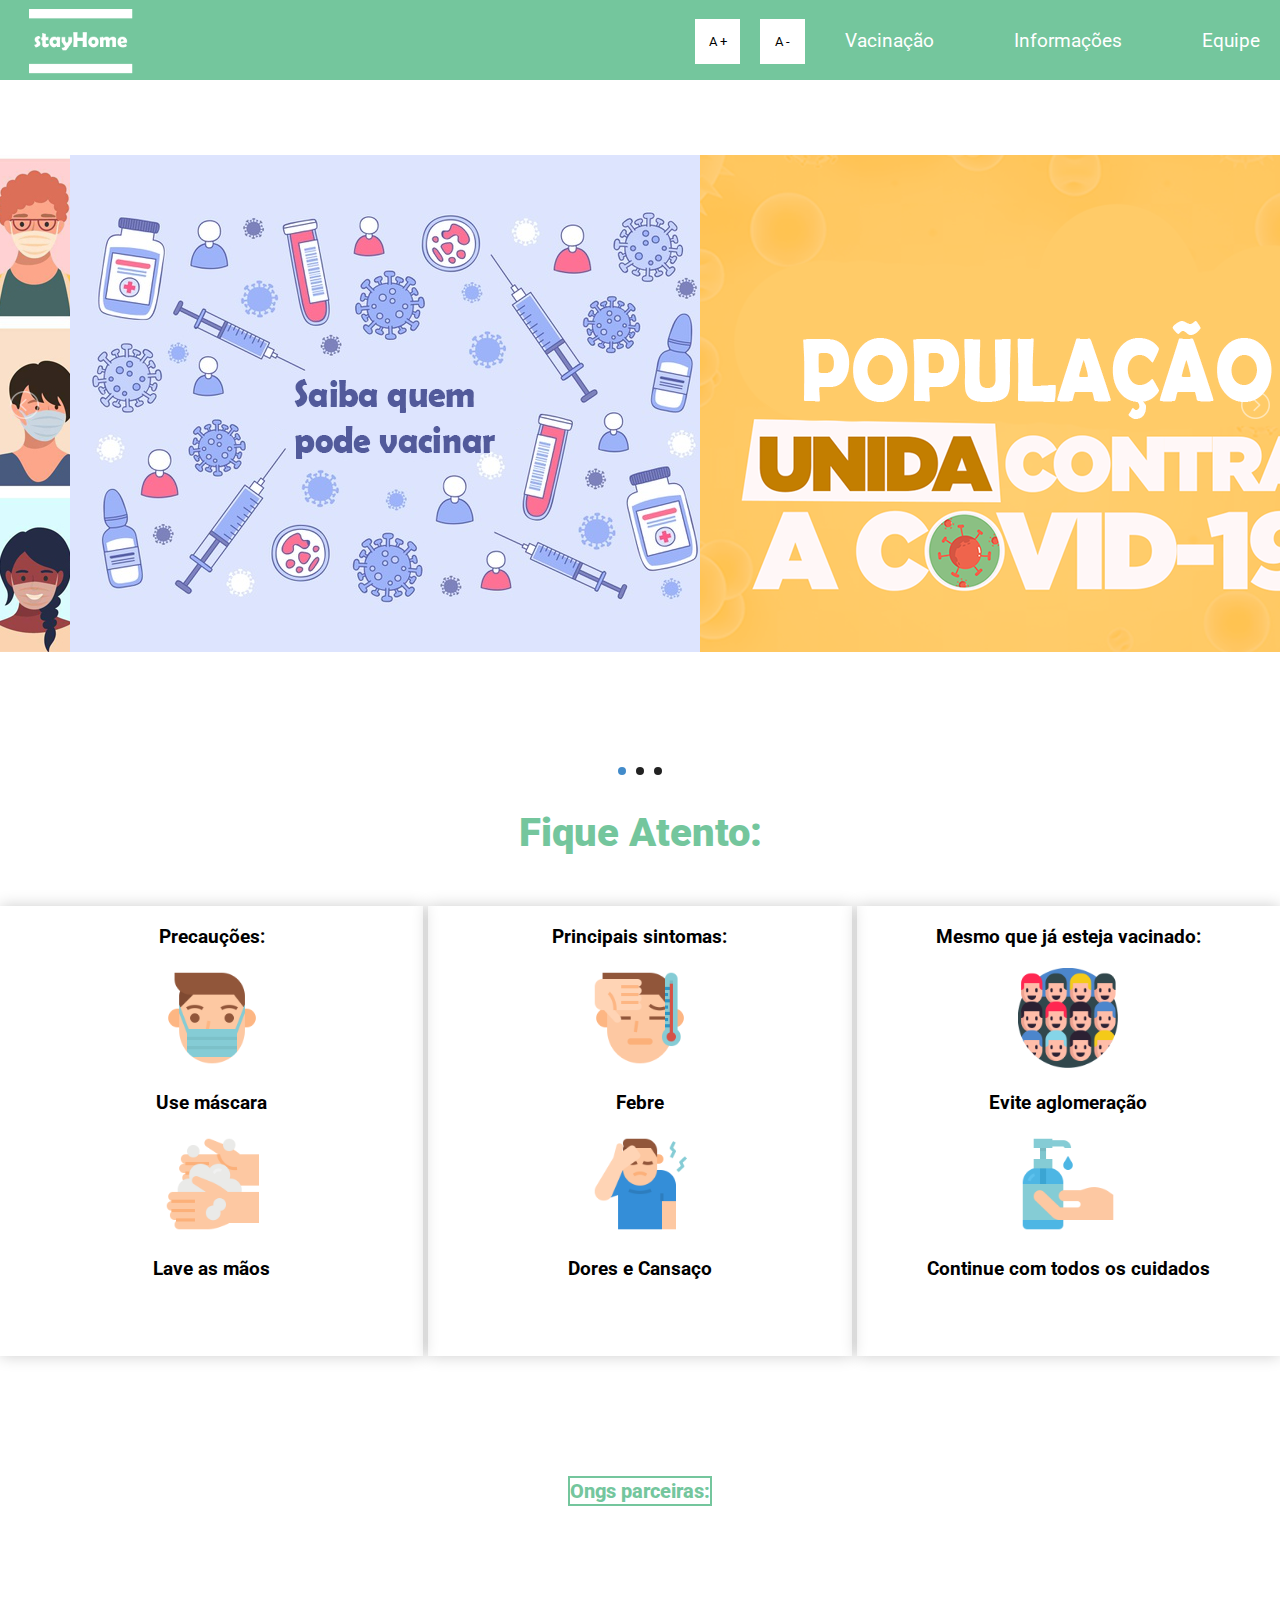
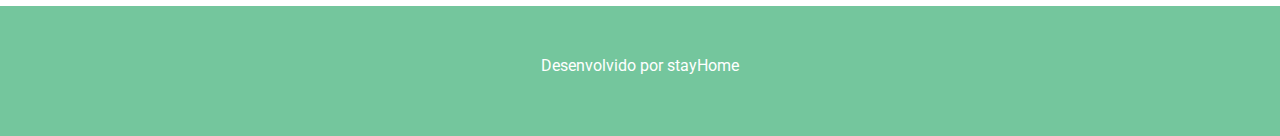
<file: index.html>
<!DOCTYPE html>
<html lang="pt-br">
  <head>
    <meta charset="UTF-8" />
    <meta http-equiv="X-UA-Compatible" content="IE=edge" />
    <meta name="viewport" content="width=device-width, initial-scale=1.0" />

    <link rel="preconnect" href="https://fonts.gstatic.com" />
    <link
      href="https://fonts.googleapis.com/css2?family=Roboto:wght@300&display=swap"
      rel="stylesheet"
    />
    <link rel="stylesheet" href="css/lightslider.css" />
    <link rel="stylesheet" href="css/style.css" />

    
    
    <script
      type="text/javascript"
      src="https://ajax.googleapis.com/ajax/libs/jquery/3.6.0/jquery.min.js"
    ></script>


    <script type="text/javascript" src="script/lightslider.js"></script>
    


    <title>Projeto</title>
  </head>

  <body id="body">
    <header class="header">
      <a href="index.html"><img src="imagens/logo4.png" class="logo" /></a>
      <nav>
        <ul class="menu">
          <button
            name="increase-font"
            id="increase-font"
            title="Aumentar fonte"
          >
            A +
          </button>
          <button
            name="decrease-font"
            id="decrease-font"
            title="Diminuir fonte"
          >
            A -
          </button>

          <li><a href="paginaCadastro.html">Vacinação</a></li>
          <li><a href="infoVacina.html">Informações</a></li>
          <li><a href="equipe.html">Equipe</a></li>
        </ul>
      </nav>
    </header>

    <div class="item">
      <ul id="content-slider" class="content-slider">
        <li class="card-1"><img src="imagens/campanha.png" alt=""></li>
        <li class="card-2"><img src="imagens/GettyImages-1216428400-e1597934582408.jpg" alt=""></li>
        <li class="card-3"><img src="imagens/saiba.png" alt=""></li>
      </ul>
    </div>

    <div>
      <h2 class="text-1">Fique Atento:</h2>
    </div>
    <div class="container">
      <div id="mascara">
        <h3>Precauções:</h3>
        <img src="imagens/mask.png" class="bloco-1" />
        <h3>Use máscara</h3>
        <img src="imagens/wash-your-hands.png" class="bloco-1" />
        <h3>Lave as mãos</h3>
      </div>
      <div id="sintomas">
        <h3>Principais sintomas:</h3>

        <img src="imagens/fever.png" class="bloco-1" />
        <h3>Febre</h3>
        <img src="imagens/fatigue.png" class="bloco-1" />
        <h3>Dores e Cansaço</h3>
      </div>
      <div id="info">
        <h3>Mesmo que já esteja vacinado:</h3>

        <img src="imagens/crowd.png" class="bloco-1" />
        <h3>Evite aglomeração</h3>
        <img src="imagens/disinfectant.png" class="bloco-1" />
        <h3>Continue com todos os cuidados</h3>
      </div>
    </div>

    <div id="div-ongs">
      <button id="botaoOngs">Ongs parceiras:</button>
    </div>
    <div id="ongs-parceiras">
      <div align="center">
        <a href="http://www.unicef.org/brazil/"
          ><img src="imagens/unicef1.png" class="ong-1"
        /></a>
      </div>

      <div align="center">
        <a href="http://www.acaodacidadania.org.br"
          ><img src="imagens/ong2.png" class="ong-2" />
        </a>
      </div>
      <div align="center">
        <a href="http://www.sefras.org.br/novo/"
          ><img src="imagens/ong3.png" class="ong-3"
        /></a>
      </div>
    </div>

    <footer>
      Desenvolvido por stayHome
      <div id="data-hora"></div>
    </footer>

    <script src="script/script.js"></script>
  </body>
</html>
</file>
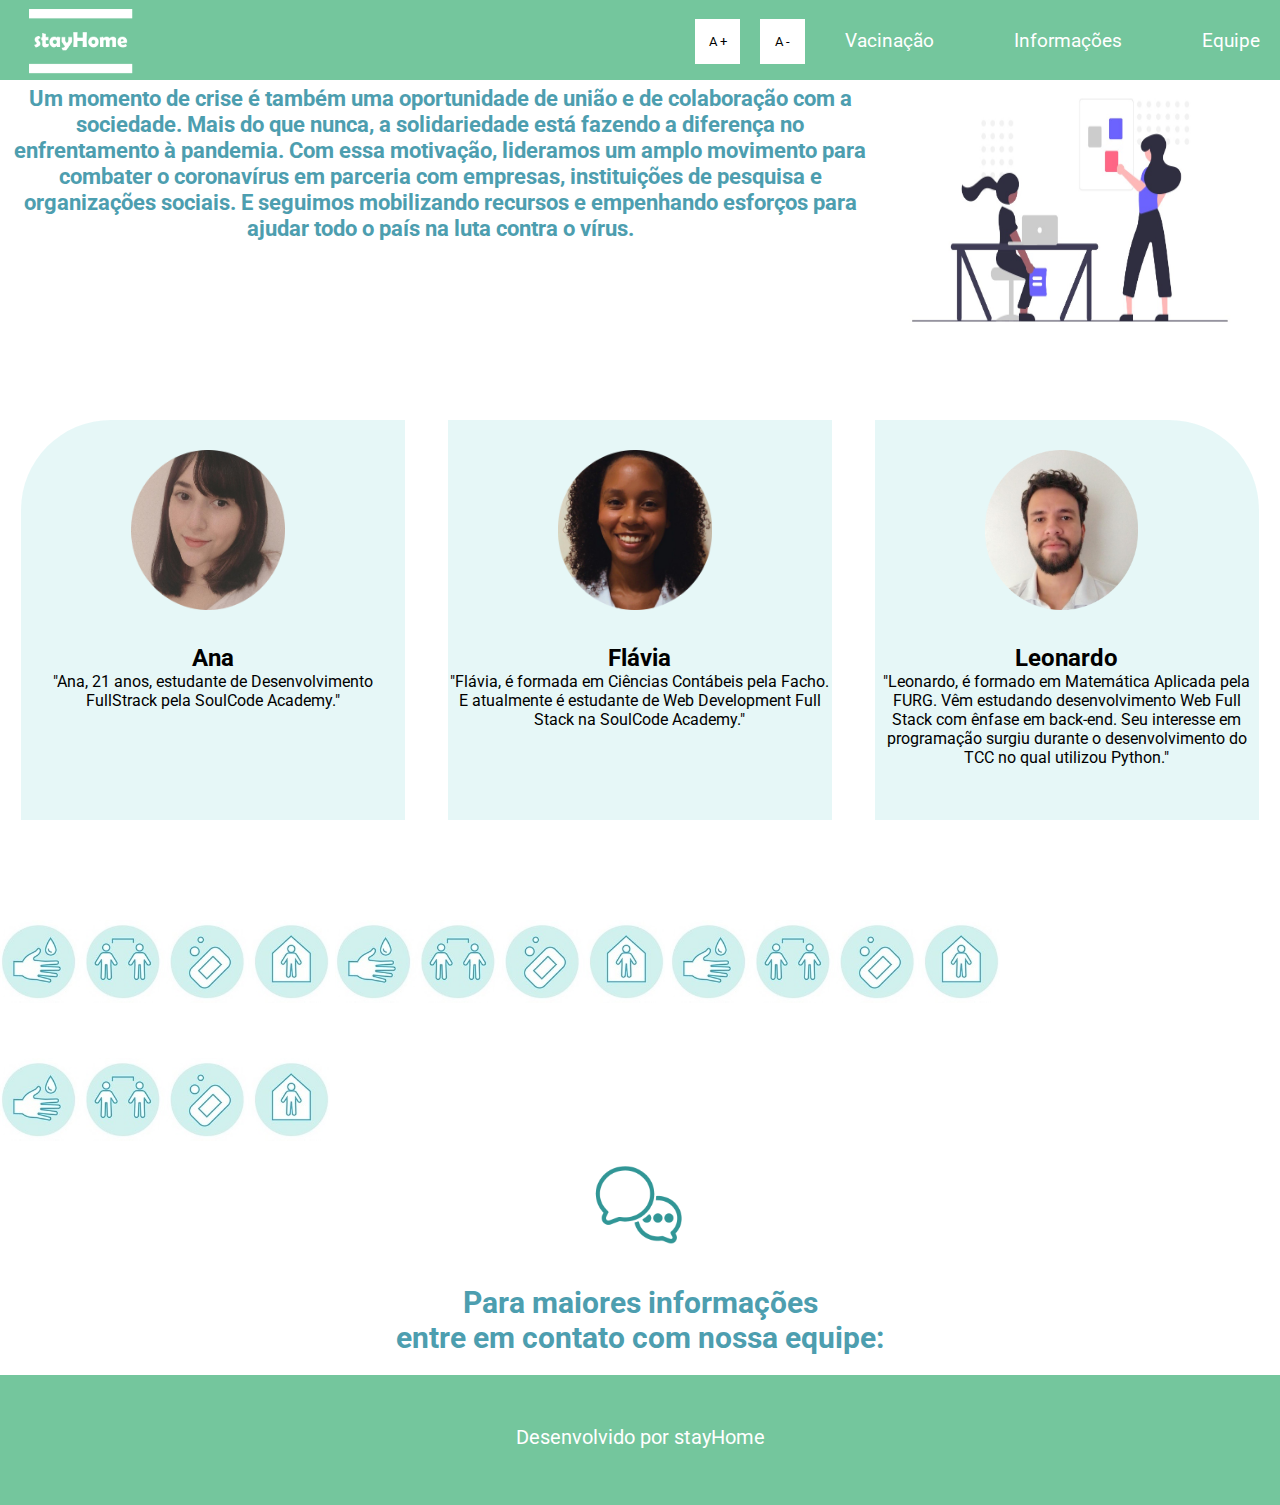
<file: equipe.html>
<!DOCTYPE HTML>
<html lang="pt-br">

<head>
    <meta charset="UTF-8">
    <title>Cadastro</title>
    <link rel="preconnect" href="https://fonts.gstatic.com">
    <link href="https://fonts.googleapis.com/css2?family=Roboto:ital,wght@0,300;0,700;1,100;1,300&display=swap"
        rel="stylesheet">
    <link rel="stylesheet" type="text/css" href="css/style-equipe.css" />
    <script src="https://code.jquery.com/jquery-3.6.0.min.js"></script>
</head>

<body>
    <!-- menu -->
    <header class="header">
        <a href="index.html"><img src="imagens/logo4.png" class="logo"></a>
        <nav>
            <ul class="menu">
                <button name="increase-font" id="increase-font" title="Aumentar fonte">A +</button>
                <button name="decrease-font" id="decrease-font" title="Diminuir fonte">A -</button>

                <li><a href="paginaCadastro.html">Vacinação</a></li>
                <li><a href="infoVacina.html">Informações</a></li>
                <li><a href="equipe.html">Equipe</a></li>
            </ul>
        </nav>
    </header>
    <!-- menu -->



    <section class="conheca">
        <h3 id="conheca1">Um momento de crise é também uma oportunidade de união e de colaboração com a sociedade.
            Mais do que nunca, a solidariedade está fazendo a diferença no enfrentamento à pandemia.
            Com essa motivação, lideramos um amplo movimento para combater o coronavírus em parceria com empresas,
            instituições de pesquisa e organizações sociais. E seguimos mobilizando recursos e empenhando esforços
            para ajudar todo o país na luta contra o vírus.
        </h3>
        <img src="imagens/WhatsApp Image 2021-03-31 at 13.51.02.jpeg" alt="" style="width: 400px; height: 300px;"
            id="imgEquipe">
    </section>


    <div class="desenvolvedores">

        <div class="integrantes1" id="ana">

            <img src="imagens/image 2 (1).png" id="integrantesImg">
            <h2 id="desenvolvedor">Ana</h2>
            <p id="p"> "Ana, 21 anos, estudante de Desenvolvimento FullStrack pela SoulCode Academy."
            </p>
        </div>

        <div class="integrantes2" id="flavia">
            <img src="imagens/image 5.png" id="integrantesImg">
            <h2 id="desenvolvedor">Flávia</h2>
            <p id="p">"Flávia, é formada em Ciências Contábeis pela Facho.
                E atualmente é estudante de Web Development Full Stack na SoulCode Academy."</p>
        </div>

        <div class="integrantes3" id="leo">

            <img src="imagens/leo 1 (1).png" id="integrantesImg">
            <h2 id="desenvolvedor">Leonardo</h2>
            <p id="p">"Leonardo, é formado em Matemática Aplicada pela FURG. Vêm
                estudando desenvolvimento Web Full Stack com ênfase em back-end.
                Seu interesse em programação surgiu durante o desenvolvimento do
                TCC no qual utilizou Python."</p>
        </div>

    </div>
    <div id="virus">
        <img src="imagens/coronavirus-prevention.jpg" alt="" id="imgVirus1">
        <img src="imagens/coronavirus-prevention.jpg" alt="" id="imgVirus1">
        <img src="imagens/coronavirus-prevention.jpg" alt="" id="imgVirus1">
        <img src="imagens/coronavirus-prevention.jpg" alt="" id="imgVirus1">
    </div>

    <div id="contato" aling="center">

        <a><img src="imagens/Fale Conosco.png" id="click" alt="">
            <h1 class="frase-contato">Para maiores informações <br> entre em contato com nossa equipe:</h1>
        </a>
    </div>

    <section id="ancoraContato">
        <table>
            <tr>
                <td>
                    <section>
                        <input type="text" title="Nome Completo" placeholder="Nome Completo*">
                    </section>
                    <input type="text" title="Email" placeholder="Email*" id="email">
                    <section>
                        <input type="text" title="Telefone" placeholder="DDD + Telefone*">
                    </section>
                    <section>
                        <textarea id="msg" title="Deixe sua Mensagem" placeholder="Deixa sua mensagem"></textarea>
                    </section>
                    <button>
                        <h2>Enviar</h2>
                    </button>

                </td>
            </tr>
            </form>
        </table>
    </section>


    <footer>
        Desenvolvido por stayHome
        <div id="data-hora"></div>
    </footer>


    <script src="script/jquery.js"></script>
</body>

</html>
</file>
<file: css/lightslider.css>
/*! lightslider - v1.1.3 - 2015-04-14
* https://github.com/sachinchoolur/lightslider
* Copyright (c) 2015 Sachin N; Licensed MIT */
/** /!!! core css Should not edit !!!/**/

.lSSlideOuter {
  overflow: hidden;
  -webkit-touch-callout: none;
  -webkit-user-select: none;
  -khtml-user-select: none;
  -moz-user-select: none;
  -ms-user-select: none;
  user-select: none;
}
.lightSlider:before,
.lightSlider:after {
  content: " ";
  display: table;
}
.lightSlider {
  overflow: hidden;
  margin: 0;
}
.lSSlideWrapper {
  max-width: 100%;
  overflow: hidden;
  position: relative;
}
.lSSlideWrapper > .lightSlider:after {
  clear: both;
}
.lSSlideWrapper .lSSlide {
  -webkit-transform: translate(0px, 0px);
  -ms-transform: translate(0px, 0px);
  transform: translate(0px, 0px);
  -webkit-transition: all 1s;
  -webkit-transition-property: -webkit-transform, height;
  -moz-transition-property: -moz-transform, height;
  transition-property: transform, height;
  -webkit-transition-duration: inherit !important;
  transition-duration: inherit !important;
  -webkit-transition-timing-function: inherit !important;
  transition-timing-function: inherit !important;
}
.lSSlideWrapper .lSFade {
  position: relative;
}
.lSSlideWrapper .lSFade > * {
  position: absolute !important;
  top: 0;
  left: 0;
  z-index: 9;
  margin-right: 0;
  width: 100%;
}
.lSSlideWrapper.usingCss .lSFade > * {
  opacity: 0;
  -webkit-transition-delay: 0s;
  transition-delay: 0s;
  -webkit-transition-duration: inherit !important;
  transition-duration: inherit !important;
  -webkit-transition-property: opacity;
  transition-property: opacity;
  -webkit-transition-timing-function: inherit !important;
  transition-timing-function: inherit !important;
}
.lSSlideWrapper .lSFade > *.active {
  z-index: 10;
}
.lSSlideWrapper.usingCss .lSFade > *.active {
  opacity: 1;
}
/** /!!! End of core css Should not edit !!!/**/

/* Pager */
.lSSlideOuter .lSPager.lSpg {
  margin: 10px 0 0;
  padding: 0;
  text-align: center;
}
.lSSlideOuter .lSPager.lSpg > li {
  cursor: pointer;
  display: inline-block;
  padding: 0 5px;
}
.lSSlideOuter .lSPager.lSpg > li a {
  background-color: #222222;
  border-radius: 30px;
  display: inline-block;
  height: 8px;
  overflow: hidden;
  text-indent: -999em;
  width: 8px;
  position: relative;
  z-index: 99;
  -webkit-transition: all 0.5s linear 0s;
  transition: all 0.5s linear 0s;
}
.lSSlideOuter .lSPager.lSpg > li:hover a,
.lSSlideOuter .lSPager.lSpg > li.active a {
  background-color: #428bca;
}
.lSSlideOuter .media {
  opacity: 0.8;
}
.lSSlideOuter .media.active {
  opacity: 1;
}
/* End of pager */

/** Gallery */
.lSSlideOuter .lSPager.lSGallery {
  list-style: none outside none;
  padding-left: 0;
  margin: 0;
  overflow: hidden;
  transform: translate3d(0px, 0px, 0px);
  -moz-transform: translate3d(0px, 0px, 0px);
  -ms-transform: translate3d(0px, 0px, 0px);
  -webkit-transform: translate3d(0px, 0px, 0px);
  -o-transform: translate3d(0px, 0px, 0px);
  -webkit-transition-property: -webkit-transform;
  -moz-transition-property: -moz-transform;
  -webkit-touch-callout: none;
  -webkit-user-select: none;
  -khtml-user-select: none;
  -moz-user-select: none;
  -ms-user-select: none;
  user-select: none;
}
.lSSlideOuter .lSPager.lSGallery li {
  overflow: hidden;
  -webkit-transition: border-radius 0.12s linear 0s 0.35s linear 0s;
  transition: border-radius 0.12s linear 0s 0.35s linear 0s;
}
.lSSlideOuter .lSPager.lSGallery li.active,
.lSSlideOuter .lSPager.lSGallery li:hover {
  border-radius: 5px;
}
.lSSlideOuter .lSPager.lSGallery img {
  display: block;
  height: auto;
  max-width: 100%;
}
.lSSlideOuter .lSPager.lSGallery:before,
.lSSlideOuter .lSPager.lSGallery:after {
  content: " ";
  display: table;
}
.lSSlideOuter .lSPager.lSGallery:after {
  clear: both;
}
/* End of Gallery*/

/* slider actions */
.lSAction > a {
  width: 32px;
  display: block;
  top: 50%;
  height: 32px;
  background-image: url("/imagens/controls.png");
  cursor: pointer;
  position: absolute;
  z-index: 99;
  margin-top: -16px;
  opacity: 0.5;
  -webkit-transition: opacity 0.35s linear 0s;
  transition: opacity 0.35s linear 0s;
}
.lSAction > a:hover {
  opacity: 1;
}
.lSAction > .lSPrev {
  background-position: 0 0;
  left: 10px;
}
.lSAction > .lSNext {
  background-position: -32px 0;
  right: 10px;
}
.lSAction > a.disabled {
  pointer-events: none;
}
.cS-hidden {
  height: 1px;
  opacity: 0;
  filter: alpha(opacity=0);
  overflow: hidden;
}

/* vertical */
.lSSlideOuter.vertical {
  position: relative;
}
.lSSlideOuter.vertical.noPager {
  padding-right: 0px !important;
}
.lSSlideOuter.vertical .lSGallery {
  position: absolute !important;
  right: 0;
  top: 0;
}
.lSSlideOuter.vertical .lightSlider > * {
  width: 100% !important;
  max-width: none !important;
}

/* vertical controlls */
.lSSlideOuter.vertical .lSAction > a {
  left: 50%;
  margin-left: -14px;
  margin-top: 0;
}
.lSSlideOuter.vertical .lSAction > .lSNext {
  background-position: 31px -31px;
  bottom: 10px;
  top: auto;
}
.lSSlideOuter.vertical .lSAction > .lSPrev {
  background-position: 0 -31px;
  bottom: auto;
  top: 10px;
}
/* vertical */

/* Rtl */
.lSSlideOuter.lSrtl {
  direction: rtl;
}
.lSSlideOuter .lightSlider,
.lSSlideOuter .lSPager {
  padding-left: 0;
  list-style: none outside none;
}
.lSSlideOuter.lSrtl .lightSlider,
.lSSlideOuter.lSrtl .lSPager {
  padding-right: 0;
}
.lSSlideOuter .lightSlider > *,
.lSSlideOuter .lSGallery li {
  float: left;
}
.lSSlideOuter.lSrtl .lightSlider > *,
.lSSlideOuter.lSrtl .lSGallery li {
  float: right !important;
}
/* Rtl */

@-webkit-keyframes rightEnd {
  0% {
    left: 0;
  }

  50% {
    left: -15px;
  }

  100% {
    left: 0;
  }
}
@keyframes rightEnd {
  0% {
    left: 0;
  }

  50% {
    left: -15px;
  }

  100% {
    left: 0;
  }
}
@-webkit-keyframes topEnd {
  0% {
    top: 0;
  }

  50% {
    top: -15px;
  }

  100% {
    top: 0;
  }
}
@keyframes topEnd {
  0% {
    top: 0;
  }

  50% {
    top: -15px;
  }

  100% {
    top: 0;
  }
}
@-webkit-keyframes leftEnd {
  0% {
    left: 0;
  }

  50% {
    left: 15px;
  }

  100% {
    left: 0;
  }
}
@keyframes leftEnd {
  0% {
    left: 0;
  }

  50% {
    left: 15px;
  }

  100% {
    left: 0;
  }
}
@-webkit-keyframes bottomEnd {
  0% {
    bottom: 0;
  }

  50% {
    bottom: -15px;
  }

  100% {
    bottom: 0;
  }
}
@keyframes bottomEnd {
  0% {
    bottom: 0;
  }

  50% {
    bottom: -15px;
  }

  100% {
    bottom: 0;
  }
}
.lSSlideOuter .rightEnd {
  -webkit-animation: rightEnd 0.3s;
  animation: rightEnd 0.3s;
  position: relative;
}
.lSSlideOuter .leftEnd {
  -webkit-animation: leftEnd 0.3s;
  animation: leftEnd 0.3s;
  position: relative;
}
.lSSlideOuter.vertical .rightEnd {
  -webkit-animation: topEnd 0.3s;
  animation: topEnd 0.3s;
  position: relative;
}
.lSSlideOuter.vertical .leftEnd {
  -webkit-animation: bottomEnd 0.3s;
  animation: bottomEnd 0.3s;
  position: relative;
}
.lSSlideOuter.lSrtl .rightEnd {
  -webkit-animation: leftEnd 0.3s;
  animation: leftEnd 0.3s;
  position: relative;
}
.lSSlideOuter.lSrtl .leftEnd {
  -webkit-animation: rightEnd 0.3s;
  animation: rightEnd 0.3s;
  position: relative;
}
/*/  GRab cursor */
.lightSlider.lsGrab > * {
  cursor: -webkit-grab;
  cursor: -moz-grab;
  cursor: -o-grab;
  cursor: -ms-grab;
  cursor: grab;
}
.lightSlider.lsGrabbing > * {
  cursor: move;
  cursor: -webkit-grabbing;
  cursor: -moz-grabbing;
  cursor: -o-grabbing;
  cursor: -ms-grabbing;
  cursor: grabbing;
}
</file>
<file: css/style.css>
* {
  margin: 0px;
  padding: 0px;
  list-style: none;
  font-family: "Roboto", sans-serif;
}

body {
  overflow-x: hidden;
  font-size: 16px;
}

/* COMEÇO DO MENU */
a {
  text-decoration: none;
}
a {
  color: inherit;
}

/*

li:hover {
  background-color: #76ebb0;
}

*/

.header {
  display: flex;
  justify-content: space-between;
  align-items: center;
  background-color: #74c69d;
  color: white;
  width: 100%;
  height: 40px;
  padding: 20px;
  font-size: 1.2rem;
  position: fixed;
  z-index: 1;
}
.menu {
  display: flex;
  justify-content: space-between;
}

.menu li {
  margin: 40px;
}

.logo {
  width: 120px;
  height: 90px;
  margin-top: 20px;
}

#increase-font:hover {
  cursor: pointer;
}

#decrease-font:hover {
  cursor: pointer;
}

/* FIM DO MENU */

/* COMEÇO SLIDE CARROSEL */
.item {
  padding-top: 55px;
}
ul {
  list-style: none outside none;
  padding-left: 0;
  margin: 0;
}
.demo .item {
  margin-bottom: 60px;
}
.content-slider li {
  text-align: center;
  color: #fff;
}
.content-slider h3 {
  margin: 0;
  padding: 70px 0px;
}

.card-1 {
  padding: 100px;
  height: 500px;
  /*  background-image: url('/imagens/campanha.png'); */
}

.card-1 img {
  height: fit-content;
  width: fit-content;
}

.card-2 {
  padding: 100px;
  height: 500px;
  /*  background-image: url('/imagens/GettyImages-1216428400-e1597934582408.jpg'); */
}

.card-2 img {
  height: fit-content;
  width: fit-content;
}

.card-3 {
  padding: 100px;
  height: 500px;
  /* background-image: url('/imagens/saiba.png'); */
}

.card-3 img {
  height: fit-content;
  width: fit-content;
}

.demo {
  width: 800px;
}
/* FIM SLIDE CARROSEL */

/* INICIO CARDS */
.text-1 {
  text-align: center;
  margin-top: 30px;
  color: #74c69d;
  font-weight: 900;
  font-size: 40px;
}

.container {
  margin-top: 50px;
  width: 100%;
  height: 50vh;

  display: grid;
  grid-template-columns: 1fr 1fr 1fr;

  grid-gap: 5px;

  justify-content: center;
}

.container > div {
  box-shadow: 0 0 15px rgba(0, 0, 0, 0.2);
}

.container div:hover {
  transform: scale(1.02);
  box-shadow: 0 0 15px rgba(0, 0, 0, 0.3);
}

.container h3 {
  margin: 20px auto;
}
.bloco-1 {
  width: 100px;
  height: 100px;
}

#mascara {
  text-align: center;
}

#sintomas {
  text-align: center;
}

#info {
  text-align: center;
}
/* FIM CARDS */

/* INICIO ONGS */
#ongs-parceiras {
  margin-top: 50px;
  width: 100%;
  height: 40vh;

  display: grid;
  grid-template-columns: 1fr 1fr 1fr;

  grid-gap: 50px;

  justify-content: center;
}

#div-ongs {
  width: 100%;
  height: 50px;
  display: flex;
  justify-content: center;
  margin: 100px auto;
}

#botaoOngs {
  font-weight: 800;
  outline: none;
  border: solid 2px;
  font-size: 20px;
  background-color: white;
  color: #74c69d;
  margin-top: 20px;
}

#botaoOngs:hover {
  cursor: pointer;
}

/* 
FIM ONGS */

/* BOTÃO AUMENTAR FONTE */
#increase-font,
#decrease-font {
  width: 45px;
  height: 45px;
  border: none;
  background: white;
  margin-top: 30px;
}

#increase-font {
  margin-right: 20px;
}

/* FIM BOTÃO AUMENTAR FONTE */

footer {
  height: 80px;
  background-color: #74c69d;
  color: white;
  text-align: center;
  padding-top: 50px;
}
</file>
<file: css/style-equipe.css>
/*menu*/
* {
  margin: 0px;
  padding: 0px;
  list-style: none;
  font-family: "Roboto", sans-serif;
}

a {
  text-decoration: none;
  color: inherit;
}

li:hover {
  background-color: #76ebb0;
}

.header {
  display: flex;
  justify-content: space-between;
  align-items: center;
  background-color: #74c69d;
  color: white;
  width: 100%;
  height: 40px;
  padding: 20px;
  font-size: 1.2rem;
  position: fixed;
  z-index: 1;
}
.menu {
  display: flex;
  justify-content: space-between;
}

.menu li {
  margin: 40px;
}

.logo {
  width: 120px;
  height: 90px;
  margin-top: 20px;
}
/*menu*/

/* BOTÃO AUMENTAR FONTE */
#increase-font,
#decrease-font {
  width: 45px;
  height: 45px;
  border: none;
  background: white;
  margin-top: 30px;
}

#increase-font {
  margin-right: 20px;
}
/* FIM BOTÃO AUMENTAR FONTE */

body {
  font-family: "Roboto", sans-serif;
  font-size: 20px;
}
/* Desenvolvedores */

.desenvolvedores {
  display: flex;
  justify-content: space-around;
  margin-top: 150px;
  font-size: 16px;
}
.integrantes1 {
  width: 30%;
  height: 400px;
  background-color: #d8f3f2a2;
  border-top-left-radius: 90px;
}
.integrantes2 {
  width: 30%;
  height: 400px;
  background-color: #d8f3f2a2;
}
.integrantes3 {
  width: 30%;
  height: 400px;
  background-color: #d8f3f2a2;
  border-top-right-radius: 90px;
}
#integrantesImg {
  width: 40%;
  height: 40%;
  margin: 30px;
  margin-left: 110px;
}
.conheca {
  display: flex;
  justify-content: space-between;
  height: 200px;
  margin-bottom: 100px;
  padding-top: 60px;
  background-color: #ffffff;
}
#conheca1 {
  margin-top: 25px;
  text-align: center;
  color: rgb(77, 158, 175);
  font-size: 1.4rem;
}
#imgEquipe {
  float: right;
}

#desenvolvedor {
  text-align: center;
  /* font-size: 1.2em; */
}

#p {
  text-align: center;
  /* font-size: 16px; */
}
/* image, Virus*/

#virus {
  width: 100%;
  height: 200px;
  margin-top: 50px;
  /*background-color: #52B69A;*/
}
#imgVirus1 {
  margin-top: 50px;
  width: 330px;
}

/* cadastro*/

section {
  padding: 10px;
}

#msg {
  height: 150px;
}

textarea,
input {
  border: #ffffff;
  width: 500px;
  height: 50px;
  padding: 10px;
}

#contato {
  color: rgb(77, 158, 175);
  padding-top: 60px;
  background-color: rgb(255, 255, 255);
  text-align: center;
  margin-bottom: 20px;
}

#click {
  text-align: center;
  height: 150px;
  width: 150px;
  /*margin: 50px 670px 0px 670px;*/
  /*display: none;*/
}

.frase-contato {
  font-size: 30px;
}

#ancoraContato {
  color: #52b69a;
  text-align: center;
}

section table {
  background-color: #52b69a;
}

table {
  margin-left: 30%;
}

.nomes {
  text-align: center;
}

/*footer*/
footer {
  height: 80px;
  background-color: #74c69d;
  color: white;
  text-align: center;
  padding-top: 50px;
}
</file>
